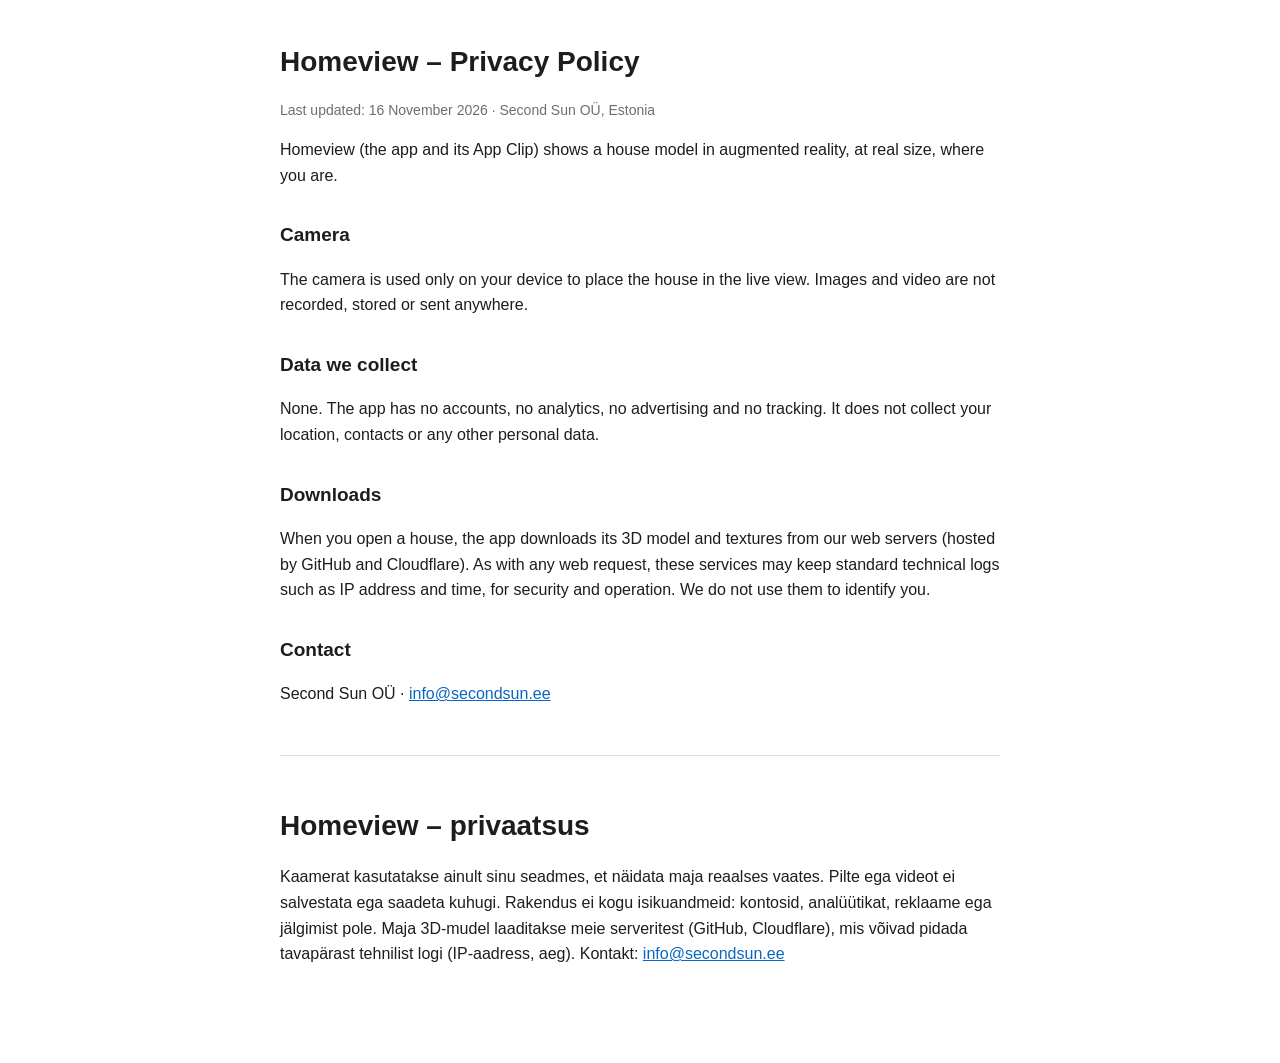
<file: demo/privacy/index.html>
<!DOCTYPE html><html lang="en"><head><meta charset="utf-8"><meta name="viewport" content="width=device-width,initial-scale=1"><meta name="robots" content="noindex"><title>Homeview – Privacy Policy</title><style>
body{font:16px/1.6 -apple-system,BlinkMacSystemFont,'Segoe UI',sans-serif;color:#1d1d1f;max-width:720px;margin:0 auto;padding:40px 20px 80px}
h1{font-size:28px;margin:0 0 4px}h2{font-size:19px;margin:32px 0 6px}.muted{color:#6e6e73;font-size:14px}
hr{border:0;border-top:1px solid #ddd;margin:48px 0}a{color:#0a66c2}
</style></head><body>
<h1>Homeview – Privacy Policy</h1>
<p class="muted">Last updated: 16 November 2026 · Second Sun OÜ, Estonia</p>
<p>Homeview (the app and its App Clip) shows a house model in augmented reality, at real size, where you are.</p>
<h2>Camera</h2>
<p>The camera is used only on your device to place the house in the live view. Images and video are not recorded, stored or sent anywhere.</p>
<h2>Data we collect</h2>
<p>None. The app has no accounts, no analytics, no advertising and no tracking. It does not collect your location, contacts or any other personal data.</p>
<h2>Downloads</h2>
<p>When you open a house, the app downloads its 3D model and textures from our web servers (hosted by GitHub and Cloudflare). As with any web request, these services may keep standard technical logs such as IP address and time, for security and operation. We do not use them to identify you.</p>
<h2>Contact</h2>
<p>Second Sun OÜ · <a href="mailto:info@secondsun.ee">info@secondsun.ee</a></p>
<hr>
<h1>Homeview – privaatsus</h1>
<p>Kaamerat kasutatakse ainult sinu seadmes, et näidata maja reaalses vaates. Pilte ega videot ei salvestata ega saadeta kuhugi. Rakendus ei kogu isikuandmeid: kontosid, analüütikat, reklaame ega jälgimist pole. Maja 3D-mudel laaditakse meie serveritest (GitHub, Cloudflare), mis võivad pidada tavapärast tehnilist logi (IP-aadress, aeg). Kontakt: <a href="mailto:info@secondsun.ee">info@secondsun.ee</a></p>
</body></html>
</file>
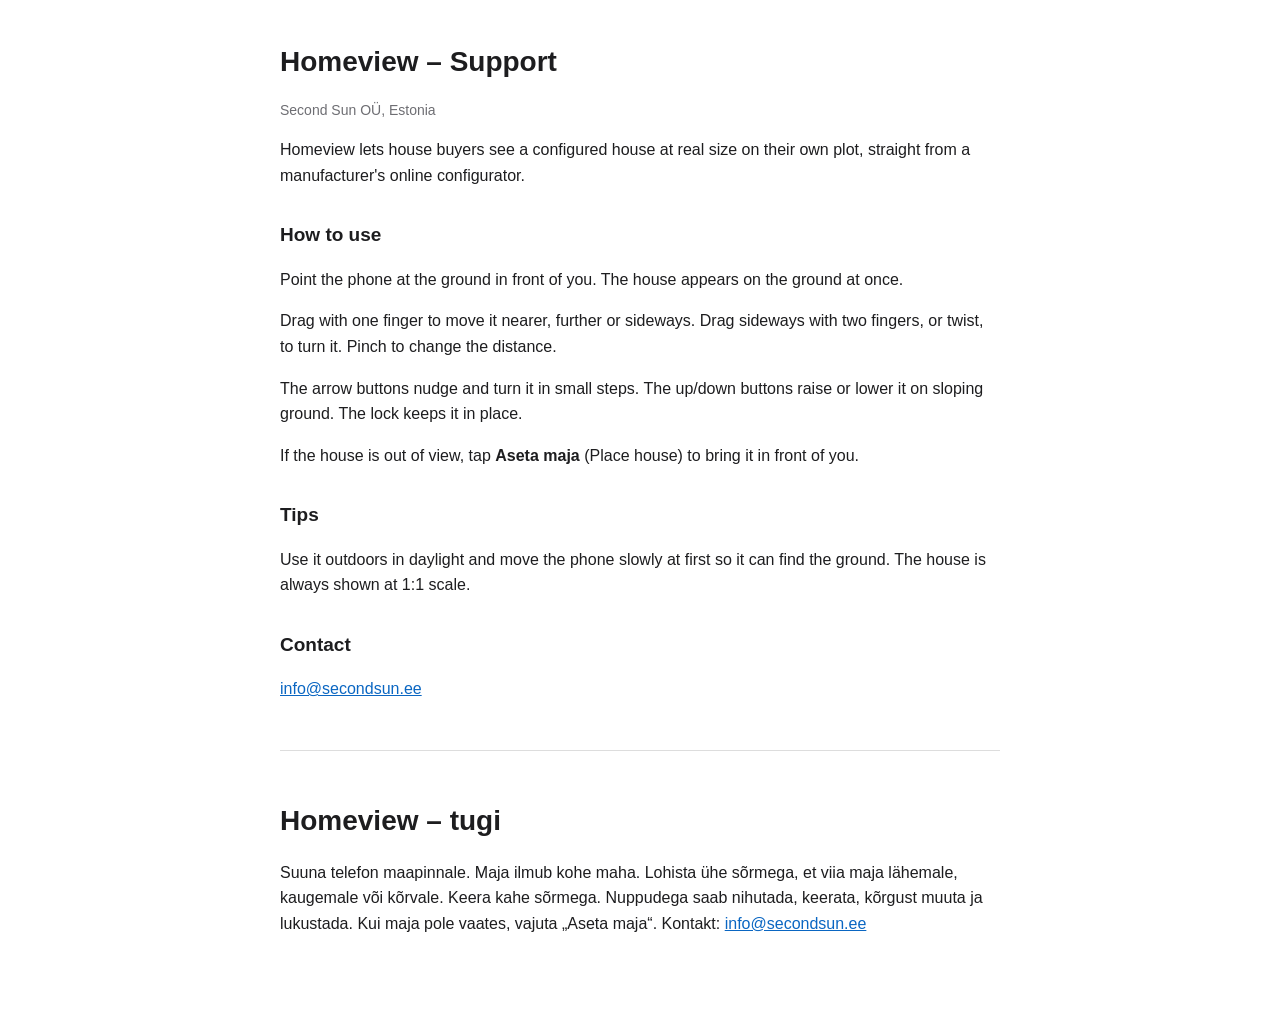
<file: demo/support/index.html>
<!DOCTYPE html><html lang="en"><head><meta charset="utf-8"><meta name="viewport" content="width=device-width,initial-scale=1"><meta name="robots" content="noindex"><title>Homeview – Support</title><style>
body{font:16px/1.6 -apple-system,BlinkMacSystemFont,'Segoe UI',sans-serif;color:#1d1d1f;max-width:720px;margin:0 auto;padding:40px 20px 80px}
h1{font-size:28px;margin:0 0 4px}h2{font-size:19px;margin:32px 0 6px}.muted{color:#6e6e73;font-size:14px}
hr{border:0;border-top:1px solid #ddd;margin:48px 0}a{color:#0a66c2}
</style></head><body>
<h1>Homeview – Support</h1>
<p class="muted">Second Sun OÜ, Estonia</p>
<p>Homeview lets house buyers see a configured house at real size on their own plot, straight from a manufacturer's online configurator.</p>
<h2>How to use</h2>
<p>Point the phone at the ground in front of you. The house appears on the ground at once.</p>
<p>Drag with one finger to move it nearer, further or sideways. Drag sideways with two fingers, or twist, to turn it. Pinch to change the distance.</p>
<p>The arrow buttons nudge and turn it in small steps. The up/down buttons raise or lower it on sloping ground. The lock keeps it in place.</p>
<p>If the house is out of view, tap <b>Aseta maja</b> (Place house) to bring it in front of you.</p>
<h2>Tips</h2>
<p>Use it outdoors in daylight and move the phone slowly at first so it can find the ground. The house is always shown at 1:1 scale.</p>
<h2>Contact</h2>
<p><a href="mailto:info@secondsun.ee">info@secondsun.ee</a></p>
<hr>
<h1>Homeview – tugi</h1>
<p>Suuna telefon maapinnale. Maja ilmub kohe maha. Lohista ühe sõrmega, et viia maja lähemale, kaugemale või kõrvale. Keera kahe sõrmega. Nuppudega saab nihutada, keerata, kõrgust muuta ja lukustada. Kui maja pole vaates, vajuta „Aseta maja“. Kontakt: <a href="mailto:info@secondsun.ee">info@secondsun.ee</a></p>
</body></html>
</file>
